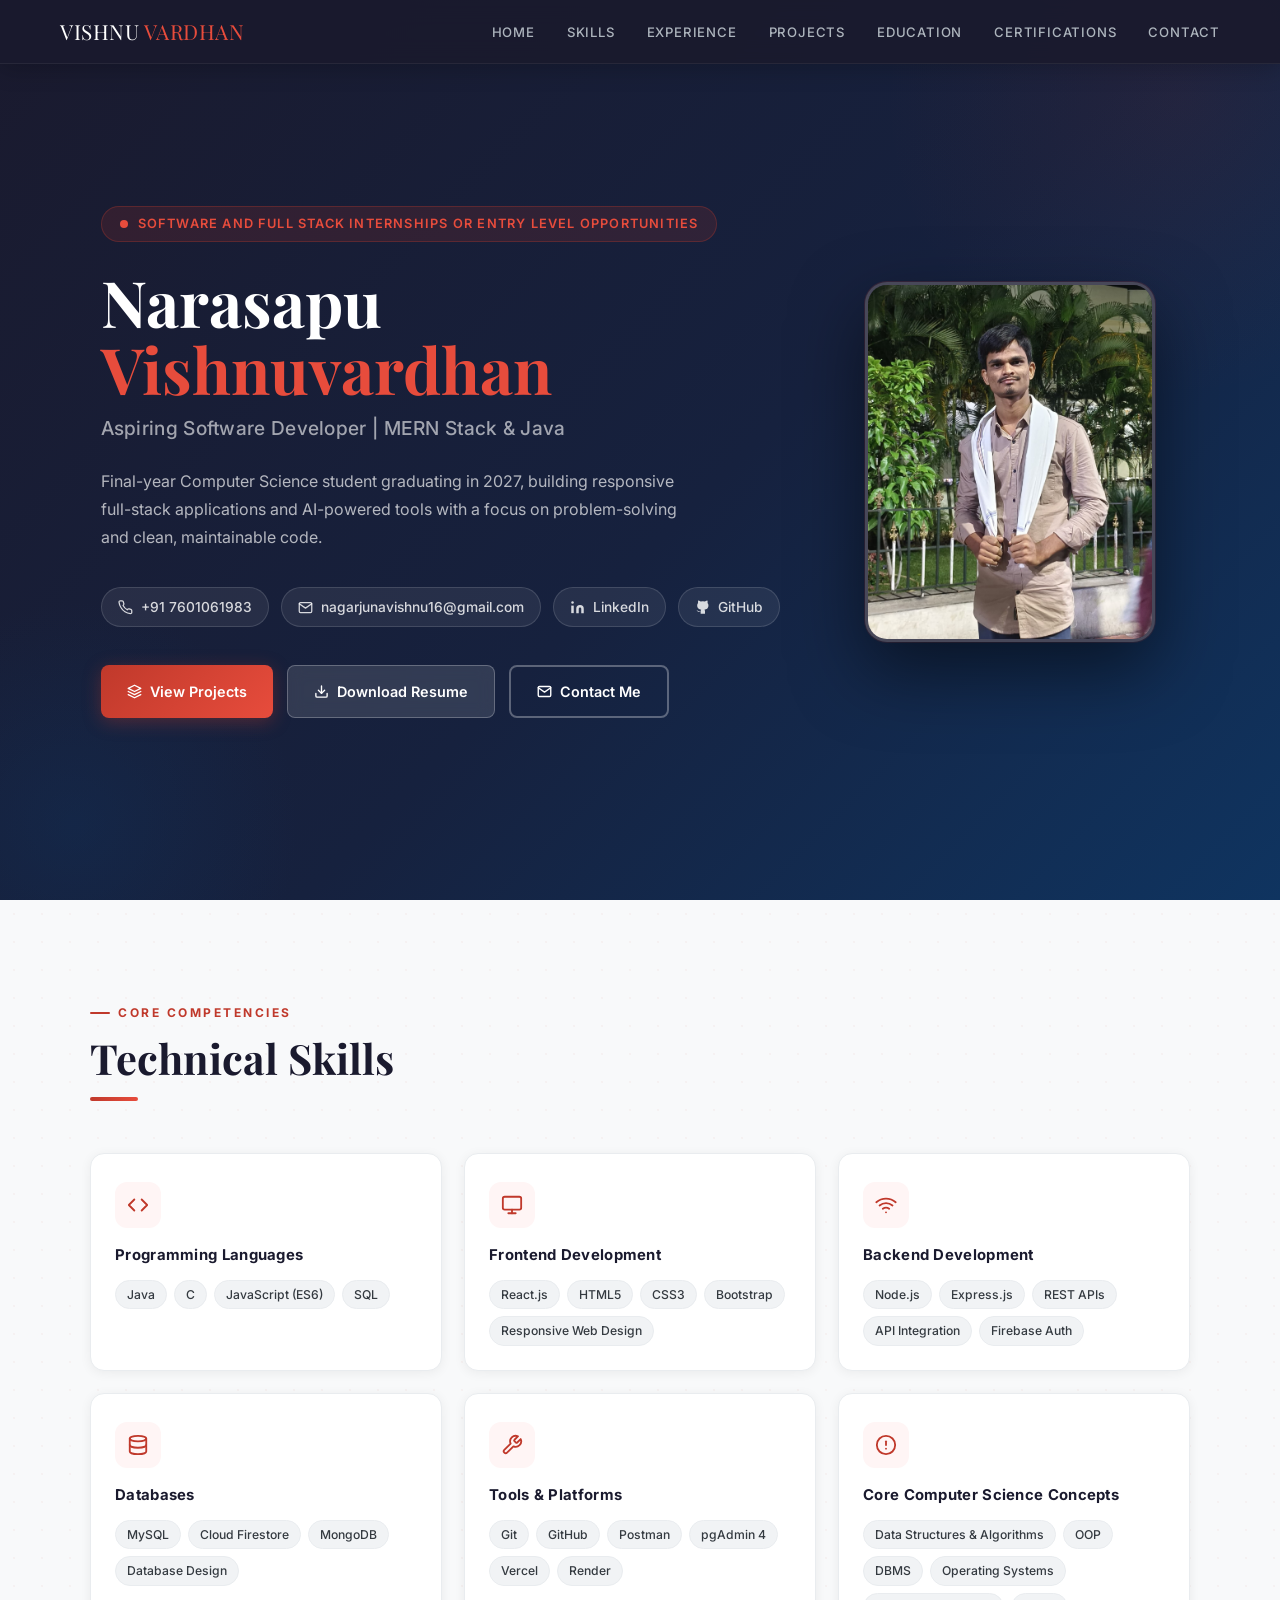
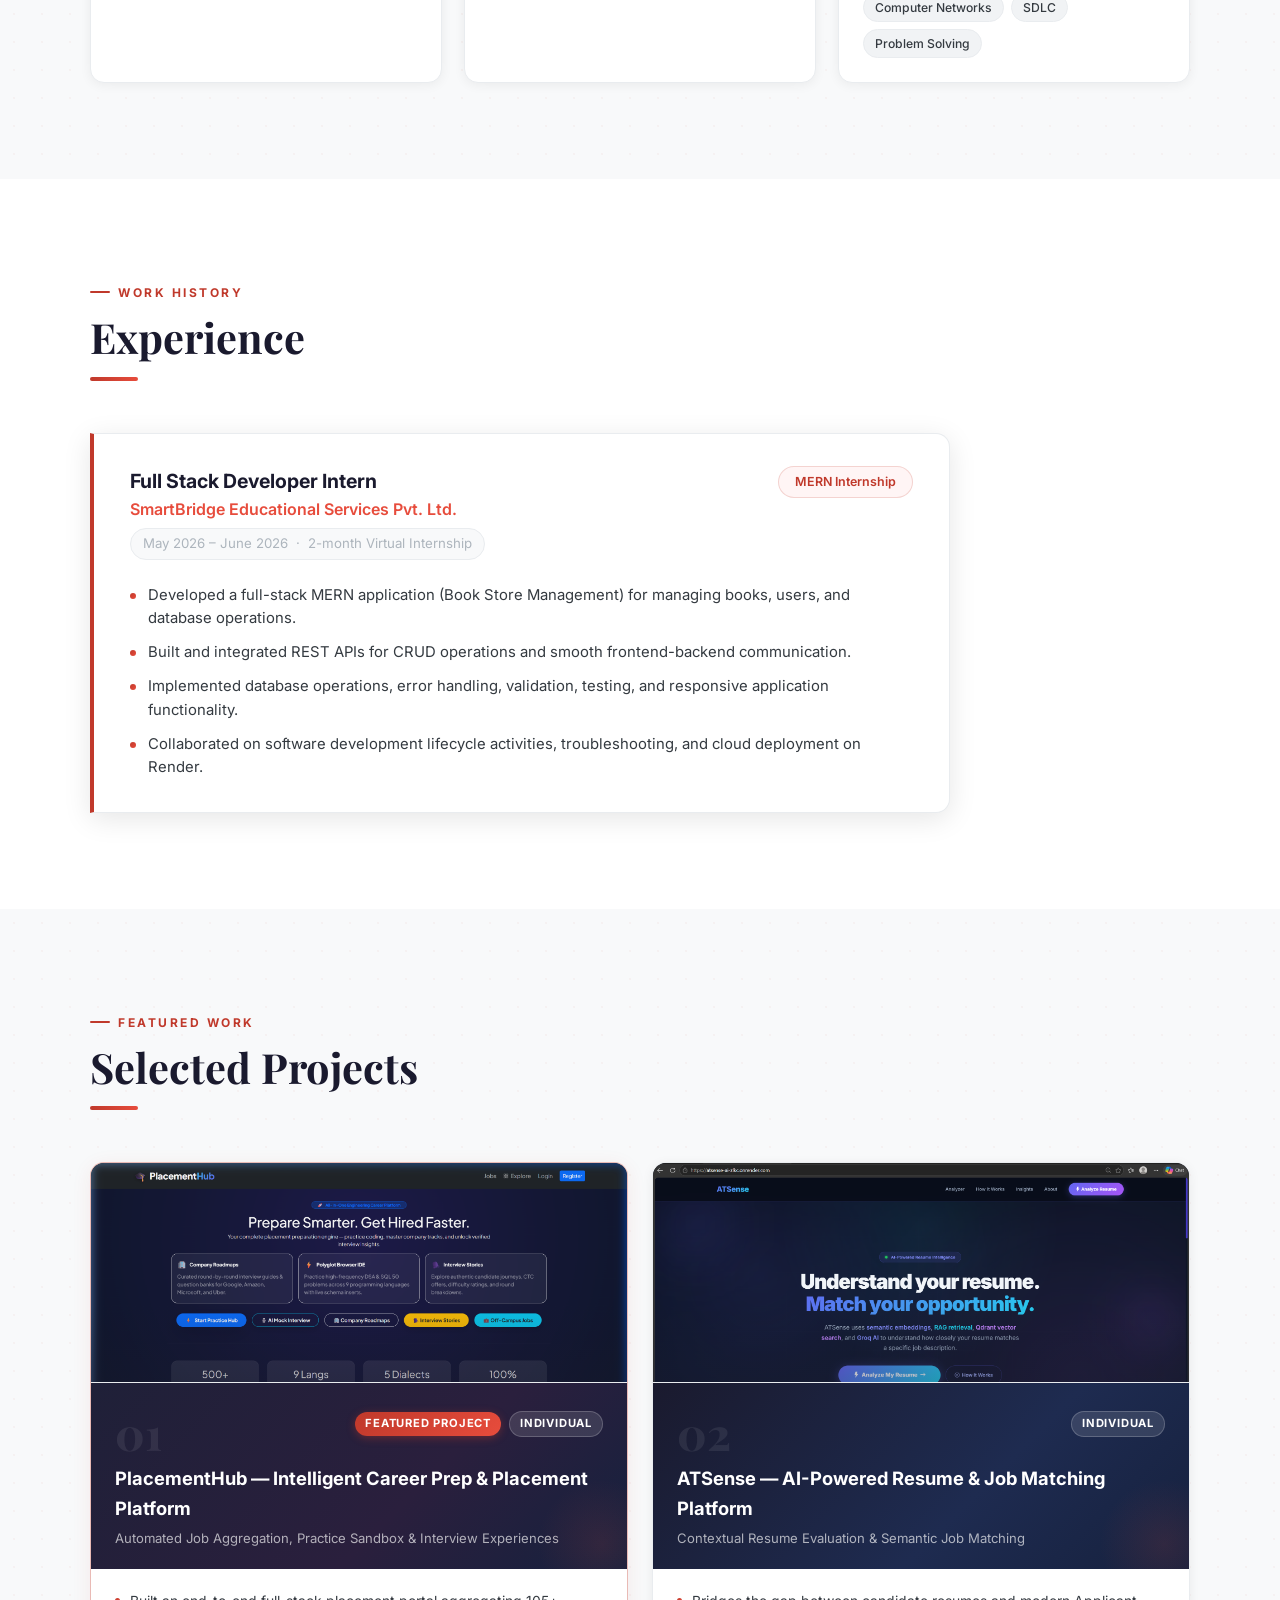
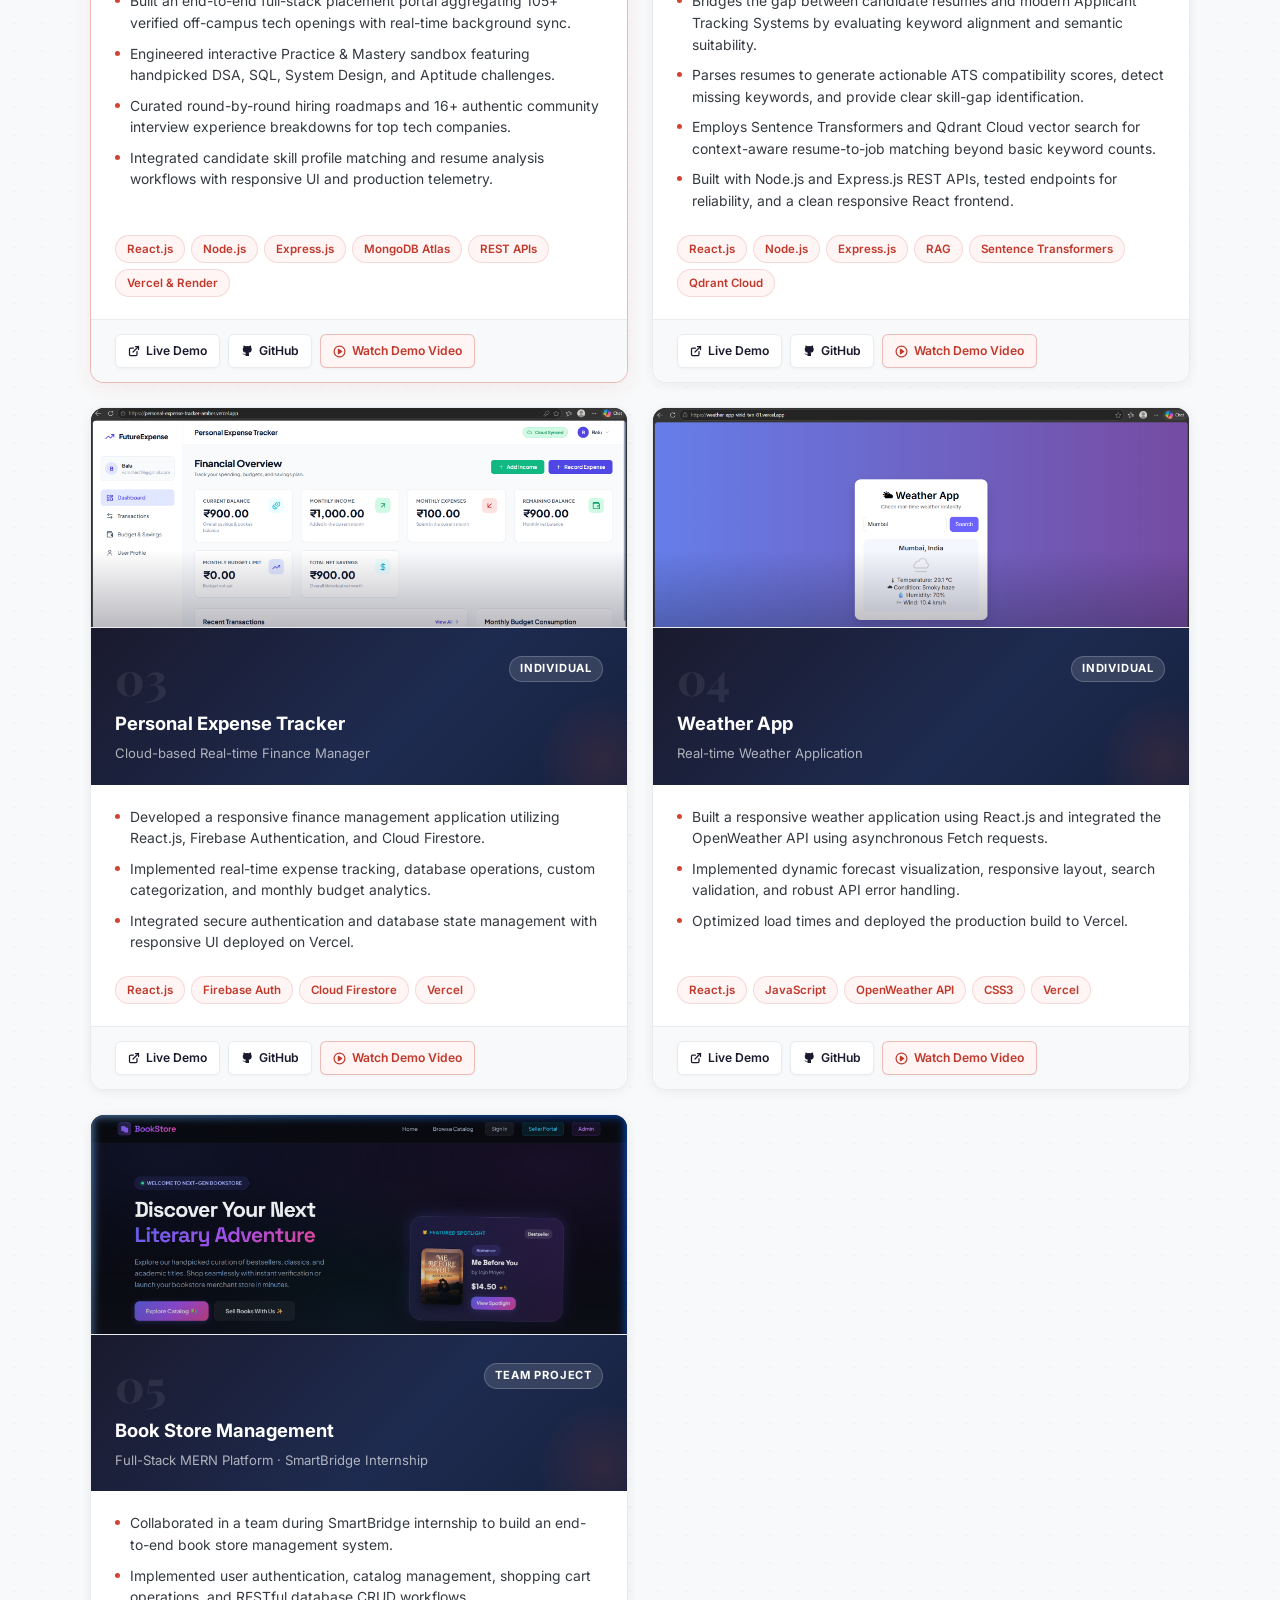
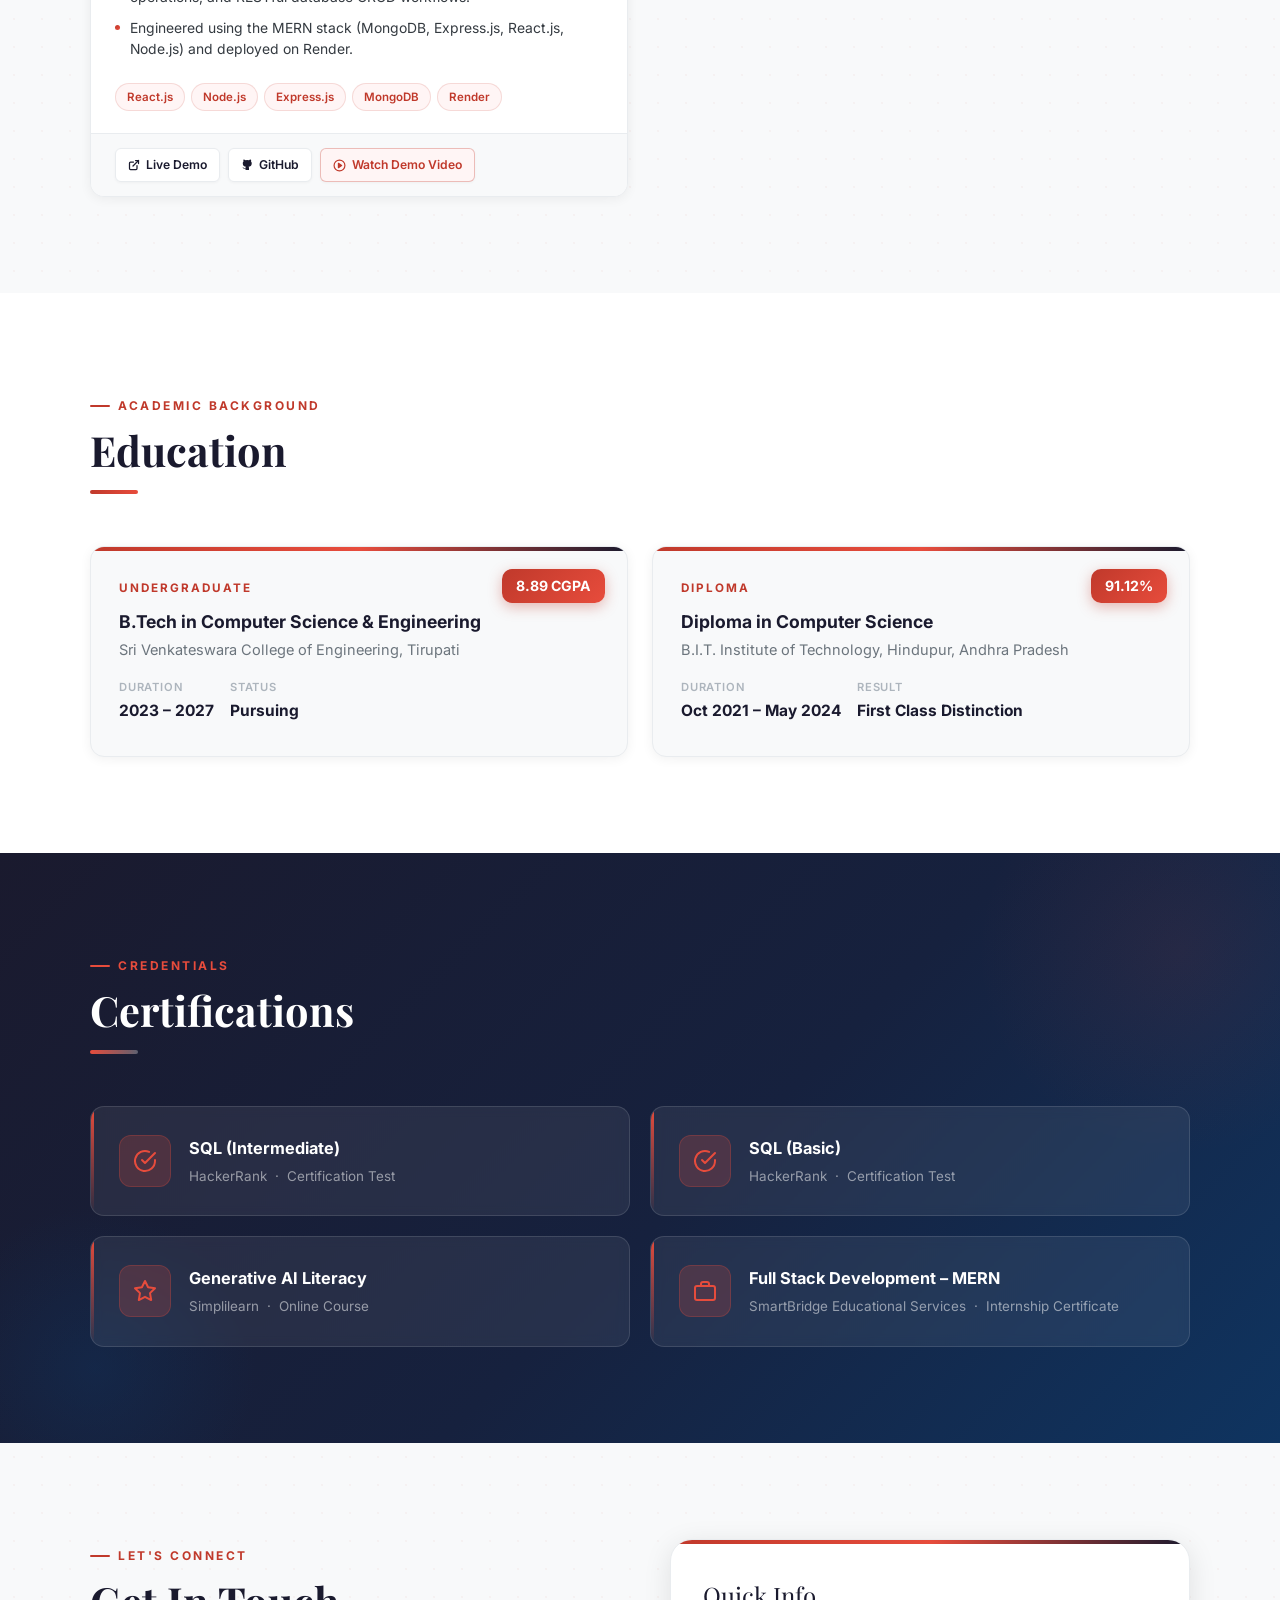
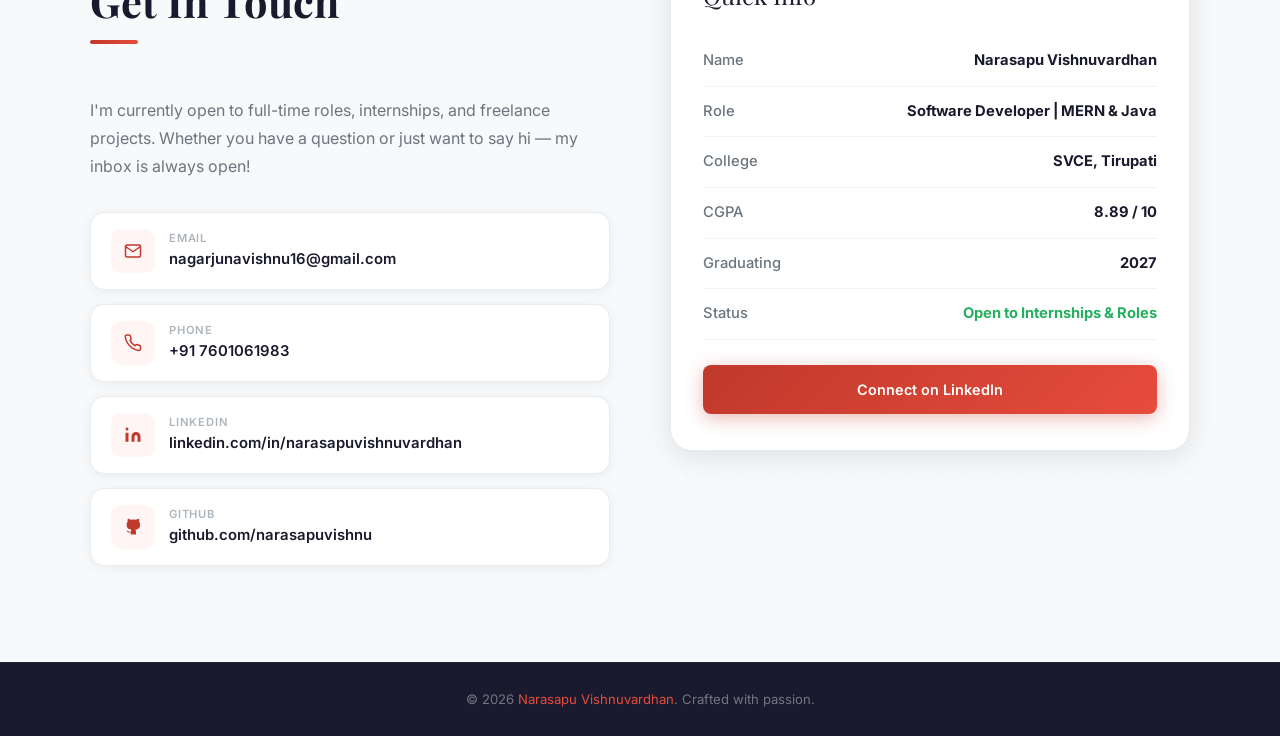
<file: index.html>
<!DOCTYPE html>
<html lang="en">

<head>
  <meta charset="UTF-8">
  <meta name="viewport" content="width=device-width, initial-scale=1.0">
  <title>Narasapu Vishnuvardhan – Software Developer</title>
  <meta name="description"
    content="Portfolio of Narasapu Vishnuvardhan – Software Developer skilled in Java, React, Node.js, Express.js, and full-stack web development.">
  <link rel="preconnect" href="https://fonts.googleapis.com">
  <link rel="preconnect" href="https://fonts.gstatic.com" crossorigin>
  <link rel="stylesheet" href="style.css">
</head>

<body>

  <!-- ===== NAV ===== -->
  <nav id="navbar">
    <div class="nav-brand">VISHNU<span> VARDHAN</span></div>
    <ul class="nav-links">
      <li><a href="#hero">Home</a></li>
      <li><a href="#skills">Skills</a></li>
      <li><a href="#experience">Experience</a></li>
      <li><a href="#projects">Projects</a></li>
      <li><a href="#education">Education</a></li>
      <li><a href="#certifications">Certifications</a></li>
      <li><a href="#contact">Contact</a></li>
    </ul>
  </nav>

  <!-- ===== HERO ===== -->
  <section id="hero">
    <div class="hero-inner section-inner">
      <div class="hero-text">
        <div class="hero-eyebrow">
          <span></span>
          <p>Software and Full Stack Internships or Entry Level Opportunities</p>
        </div>
        <h1 class="hero-name">Narasapu<br><span>Vishnuvardhan</span></h1>
        <p class="hero-role">Aspiring Software Developer | MERN Stack &amp; Java</p>
        <p class="hero-desc">
          Final-year Computer Science student graduating in 2027, building responsive full-stack applications and AI-powered tools with a focus on problem-solving and clean, maintainable code.
        </p>

        <div class="hero-contacts">
          <a href="tel:+917601061983" class="contact-chip" id="hero-phone">
            <svg width="15" height="15" viewBox="0 0 24 24" fill="none" stroke="currentColor" stroke-width="2"
              stroke-linecap="round" stroke-linejoin="round">
              <path
                d="M22 16.92v3a2 2 0 0 1-2.18 2 19.79 19.79 0 0 1-8.63-3.07A19.5 19.5 0 0 1 4.69 12 19.79 19.79 0 0 1 1.62 3.38 2 2 0 0 1 3.6 1.21h3a2 2 0 0 1 2 1.72 12.84 12.84 0 0 0 .7 2.81 2 2 0 0 1-.45 2.11L8.09 8.91a16 16 0 0 0 6.72 6.72l.85-.86a2 2 0 0 1 2.11-.45 12.84 12.84 0 0 0 2.81.7A2 2 0 0 1 22 16.92z" />
            </svg>
            +91 7601061983
          </a>
          <a href="mailto:nagarjunavishnu16@gmail.com" class="contact-chip" id="hero-email">
            <svg width="15" height="15" viewBox="0 0 24 24" fill="none" stroke="currentColor" stroke-width="2"
              stroke-linecap="round" stroke-linejoin="round">
              <path d="M4 4h16c1.1 0 2 .9 2 2v12c0 1.1-.9 2-2 2H4c-1.1 0-2-.9-2-2V6c0-1.1.9-2 2-2z" />
              <polyline points="22,6 12,13 2,6" />
            </svg>
            nagarjunavishnu16@gmail.com
          </a>
          <a href="https://www.linkedin.com/in/narasapuvishnuvardhan" target="_blank" rel="noopener"
            class="contact-chip" id="hero-linkedin">
            <svg width="15" height="15" viewBox="0 0 24 24" fill="currentColor">
              <path d="M16 8a6 6 0 0 1 6 6v7h-4v-7a2 2 0 0 0-2-2 2 2 0 0 0-2 2v7h-4v-7a6 6 0 0 1 6-6z" />
              <rect x="2" y="9" width="4" height="12" />
              <circle cx="4" cy="4" r="2" />
            </svg>
            LinkedIn
          </a>
          <a href="https://github.com/narasapuvishnu" target="_blank" rel="noopener" class="contact-chip"
            id="hero-github">
            <svg width="15" height="15" viewBox="0 0 24 24" fill="currentColor">
              <path
                d="M9 19c-5 1.5-5-2.5-7-3m14 6v-3.87a3.37 3.37 0 0 0-.94-2.61c3.14-.35 6.44-1.54 6.44-7A5.44 5.44 0 0 0 20 4.77 5.07 5.07 0 0 0 19.91 1S18.73.65 16 2.48a13.38 13.38 0 0 0-7 0C6.27.65 5.09 1 5.09 1A5.07 5.07 0 0 0 5 4.77a5.44 5.44 0 0 0-1.5 3.78c0 5.42 3.3 6.61 6.44 7A3.37 3.37 0 0 0 9 18.13V22" />
            </svg>
            GitHub
          </a>
        </div>

        <div class="hero-btns">
          <a href="#projects" class="btn-primary" id="hero-view-projects">
            <svg width="15" height="15" viewBox="0 0 24 24" fill="none" stroke="currentColor" stroke-width="2.2" stroke-linecap="round" stroke-linejoin="round"><polygon points="12 2 2 7 12 12 22 7 12 2"/><polyline points="2 17 12 22 22 17"/><polyline points="2 12 12 17 22 12"/></svg>
            View Projects
          </a>
          <a href="Resume/VISHNUVARDHAN.pdf" download="VISHNUVARDHAN.pdf" class="btn-secondary" id="hero-resume-btn" target="_blank">
            <svg width="15" height="15" viewBox="0 0 24 24" fill="none" stroke="currentColor" stroke-width="2.2" stroke-linecap="round" stroke-linejoin="round"><path d="M21 15v4a2 2 0 0 1-2 2H5a2 2 0 0 1-2-2v-4"/><polyline points="7 10 12 15 17 10"/><line x1="12" y1="15" x2="12" y2="3"/></svg>
            Download Resume
          </a>
          <a href="#contact" class="btn-outline" id="hero-contact-btn">
            <svg width="15" height="15" viewBox="0 0 24 24" fill="none" stroke="currentColor" stroke-width="2.2" stroke-linecap="round" stroke-linejoin="round"><path d="M4 4h16c1.1 0 2 .9 2 2v12c0 1.1-.9 2-2 2H4c-1.1 0-2-.9-2-2V6c0-1.1.9-2 2-2z"/><polyline points="22,6 12,13 2,6"/></svg>
            Contact Me
          </a>
        </div>
      </div>

      <div class="hero-photo-wrap">
        <div class="hero-photo-frame">
          <img src="Profile_img/Profile.jpg" alt="Narasapu Vishnuvardhan – Software Developer">
        </div>
      </div>
    </div>
  </section>

  <!-- ===== SKILLS ===== -->
  <section id="skills">
    <div class="section-inner">
      <span class="section-label">Core Competencies</span>
      <h2 class="section-title">Technical Skills</h2>
      <div class="section-divider"></div>

      <div class="skills-grid">

        <div class="skill-card" id="skill-languages">
          <div class="skill-card-icon">
            <svg width="22" height="22" viewBox="0 0 24 24" fill="none" stroke="currentColor" stroke-width="2"
              stroke-linecap="round" stroke-linejoin="round">
              <polyline points="16 18 22 12 16 6" />
              <polyline points="8 6 2 12 8 18" />
            </svg>
          </div>
          <div class="skill-card-title">Programming Languages</div>
          <div class="skill-tags">
            <span class="skill-tag">Java</span>
            <span class="skill-tag">C</span>
            <span class="skill-tag">JavaScript (ES6)</span>
            <span class="skill-tag">SQL</span>
          </div>
        </div>

        <div class="skill-card" id="skill-frontend">
          <div class="skill-card-icon">
            <svg width="22" height="22" viewBox="0 0 24 24" fill="none" stroke="currentColor" stroke-width="2"
              stroke-linecap="round" stroke-linejoin="round">
              <rect x="2" y="3" width="20" height="14" rx="2" />
              <line x1="8" y1="21" x2="16" y2="21" />
              <line x1="12" y1="17" x2="12" y2="21" />
            </svg>
          </div>
          <div class="skill-card-title">Frontend Development</div>
          <div class="skill-tags">
            <span class="skill-tag">React.js</span>
            <span class="skill-tag">HTML5</span>
            <span class="skill-tag">CSS3</span>
            <span class="skill-tag">Bootstrap</span>
            <span class="skill-tag">Responsive Web Design</span>
          </div>
        </div>

        <div class="skill-card" id="skill-backend">
          <div class="skill-card-icon">
            <svg width="22" height="22" viewBox="0 0 24 24" fill="none" stroke="currentColor" stroke-width="2"
              stroke-linecap="round" stroke-linejoin="round">
              <path d="M5 12.55a11 11 0 0 1 14.08 0" />
              <path d="M1.42 9a16 16 0 0 1 21.16 0" />
              <path d="M8.53 16.11a6 6 0 0 1 6.95 0" />
              <line x1="12" y1="20" x2="12.01" y2="20" />
            </svg>
          </div>
          <div class="skill-card-title">Backend Development</div>
          <div class="skill-tags">
            <span class="skill-tag">Node.js</span>
            <span class="skill-tag">Express.js</span>
            <span class="skill-tag">REST APIs</span>
            <span class="skill-tag">API Integration</span>
            <span class="skill-tag">Firebase Auth</span>
          </div>
        </div>

        <div class="skill-card" id="skill-databases">
          <div class="skill-card-icon">
            <svg width="22" height="22" viewBox="0 0 24 24" fill="none" stroke="currentColor" stroke-width="2"
              stroke-linecap="round" stroke-linejoin="round">
              <ellipse cx="12" cy="5" rx="9" ry="3" />
              <path d="M21 12c0 1.66-4 3-9 3s-9-1.34-9-3" />
              <path d="M3 5v14c0 1.66 4 3 9 3s9-1.34 9-3V5" />
            </svg>
          </div>
          <div class="skill-card-title">Databases</div>
          <div class="skill-tags">
            <span class="skill-tag">MySQL</span>
            <span class="skill-tag">Cloud Firestore</span>
            <span class="skill-tag">MongoDB</span>
            <span class="skill-tag">Database Design</span>
          </div>
        </div>

        <div class="skill-card" id="skill-tools">
          <div class="skill-card-icon">
            <svg width="22" height="22" viewBox="0 0 24 24" fill="none" stroke="currentColor" stroke-width="2"
              stroke-linecap="round" stroke-linejoin="round">
              <path
                d="M14.7 6.3a1 1 0 0 0 0 1.4l1.6 1.6a1 1 0 0 0 1.4 0l3.77-3.77a6 6 0 0 1-7.94 7.94l-6.91 6.91a2.12 2.12 0 0 1-3-3l6.91-6.91a6 6 0 0 1 7.94-7.94l-3.76 3.76z" />
            </svg>
          </div>
          <div class="skill-card-title">Tools &amp; Platforms</div>
          <div class="skill-tags">
            <span class="skill-tag">Git</span>
            <span class="skill-tag">GitHub</span>
            <span class="skill-tag">Postman</span>
            <span class="skill-tag">pgAdmin 4</span>
            <span class="skill-tag">Vercel</span>
            <span class="skill-tag">Render</span>
          </div>
        </div>

        <div class="skill-card" id="skill-core">
          <div class="skill-card-icon">
            <svg width="22" height="22" viewBox="0 0 24 24" fill="none" stroke="currentColor" stroke-width="2"
              stroke-linecap="round" stroke-linejoin="round">
              <circle cx="12" cy="12" r="10" />
              <line x1="12" y1="8" x2="12" y2="12" />
              <line x1="12" y1="16" x2="12.01" y2="16" />
            </svg>
          </div>
          <div class="skill-card-title">Core Computer Science Concepts</div>
          <div class="skill-tags">
            <span class="skill-tag">Data Structures &amp; Algorithms</span>
            <span class="skill-tag">OOP</span>
            <span class="skill-tag">DBMS</span>
            <span class="skill-tag">Operating Systems</span>
            <span class="skill-tag">Computer Networks</span>
            <span class="skill-tag">SDLC</span>
            <span class="skill-tag">Problem Solving</span>
          </div>
        </div>

      </div>
    </div>
  </section>

  <!-- ===== EXPERIENCE ===== -->
  <section id="experience">
    <div class="section-inner">
      <span class="section-label">Work History</span>
      <h2 class="section-title">Experience</h2>
      <div class="section-divider"></div>

      <div class="experience-card" id="exp-smartbridge">
        <div class="exp-header">
          <div>
            <div class="exp-title">Full Stack Developer Intern</div>
            <div class="exp-company">SmartBridge Educational Services Pvt. Ltd.</div>
            <div class="exp-date">May 2026 – June 2026 &nbsp;·&nbsp; 2-month Virtual Internship</div>
          </div>
          <span class="exp-badge">MERN Internship</span>
        </div>
        <ul class="exp-bullets">
          <li>Developed a full-stack MERN application (Book Store Management) for managing books, users, and database operations.</li>
          <li>Built and integrated REST APIs for CRUD operations and smooth frontend-backend communication.</li>
          <li>Implemented database operations, error handling, validation, testing, and responsive application functionality.</li>
          <li>Collaborated on software development lifecycle activities, troubleshooting, and cloud deployment on Render.</li>
        </ul>
      </div>
    </div>
  </section>

  <!-- ===== PROJECTS ===== -->
  <section id="projects">
    <div class="section-inner">
      <span class="section-label">Featured Work</span>
      <h2 class="section-title">Selected Projects</h2>
      <div class="section-divider"></div>

      <div class="projects-grid">

        <!-- PlacementHub — Intelligent Career Preparation & Off-Campus Placement Platform -->
        <div class="project-card project-featured" id="project-placementhub">
          <div class="project-image-wrap">
            <img src="Project_images/PlacementHub.png" alt="PlacementHub Intelligent Career Preparation and Off-Campus Placement Platform Screenshot" loading="lazy">
          </div>
          <div class="project-card-top">
            <div class="project-header-row">
              <div class="project-number">01</div>
              <div class="project-meta-badges">
                <span class="project-featured-badge">Featured Project</span>
                <span class="project-type-badge">Individual</span>
              </div>
            </div>
            <div class="project-name">PlacementHub — Intelligent Career Prep &amp; Placement Platform</div>
            <div class="project-sub">Automated Job Aggregation, Practice Sandbox &amp; Interview Experiences</div>
          </div>
          <div class="project-body">
            <ul class="project-bullets">
              <li>Built an end-to-end full-stack placement portal aggregating 105+ verified off-campus tech openings with real-time background sync.</li>
              <li>Engineered interactive Practice &amp; Mastery sandbox featuring handpicked DSA, SQL, System Design, and Aptitude challenges.</li>
              <li>Curated round-by-round hiring roadmaps and 16+ authentic community interview experience breakdowns for top tech companies.</li>
              <li>Integrated candidate skill profile matching and resume analysis workflows with responsive UI and production telemetry.</li>
            </ul>
          </div>
          <div class="project-tech">
            <span class="tech-tag">React.js</span>
            <span class="tech-tag">Node.js</span>
            <span class="tech-tag">Express.js</span>
            <span class="tech-tag">MongoDB Atlas</span>
            <span class="tech-tag">REST APIs</span>
            <span class="tech-tag">Vercel &amp; Render</span>
          </div>
          <div class="project-links">
            <a href="https://frontend-three-peach-0d3flpw6ua.vercel.app/" target="_blank" rel="noopener"
              class="project-link-btn" id="placementhub-live">
              <svg width="12" height="12" viewBox="0 0 24 24" fill="none" stroke="currentColor" stroke-width="2.5"
                stroke-linecap="round" stroke-linejoin="round">
                <path d="M18 13v6a2 2 0 0 1-2 2H5a2 2 0 0 1-2-2V8a2 2 0 0 1 2-2h6" />
                <polyline points="15 3 21 3 21 9" />
                <line x1="10" y1="14" x2="21" y2="3" />
              </svg>
              Live Demo
            </a>
            <a href="https://github.com/narasapuvishnu/Placement_Hub" target="_blank" rel="noopener"
              class="project-link-btn" id="placementhub-github">
              <svg width="12" height="12" viewBox="0 0 24 24" fill="currentColor">
                <path
                  d="M9 19c-5 1.5-5-2.5-7-3m14 6v-3.87a3.37 3.37 0 0 0-.94-2.61c3.14-.35 6.44-1.54 6.44-7A5.44 5.44 0 0 0 20 4.77 5.07 5.07 0 0 0 19.91 1S18.73.65 16 2.48a13.38 13.38 0 0 0-7 0C6.27.65 5.09 1 5.09 1A5.07 5.07 0 0 0 5 4.77a5.44 5.44 0 0 0-1.5 3.78c0 5.42 3.3 6.61 6.44 7A3.37 3.37 0 0 0 9 18.13V22" />
              </svg>
              GitHub
            </a>
            <a href="https://drive.google.com/file/d/1TKmoPGgRCYV22vX7Uy4N_Z8B_1dftX6Y/view?usp=drive_link" target="_blank" rel="noopener"
              class="project-link-btn btn-video" id="placementhub-video">
              <svg width="13" height="13" viewBox="0 0 24 24" fill="none" stroke="currentColor" stroke-width="2.2"
                stroke-linecap="round" stroke-linejoin="round">
                <circle cx="12" cy="12" r="10" />
                <polygon points="10 8 16 12 10 16 10 8" fill="currentColor" />
              </svg>
              Watch Demo Video
            </a>
          </div>
        </div>

        <!-- ATSense — AI-Powered Resume & Job Matching Platform -->
        <div class="project-card" id="project-atsense">
          <div class="project-image-wrap">
            <img src="Project_images/Atsense.png" alt="ATSense AI-Powered Resume and Job Matching Platform Screenshot" loading="lazy">
          </div>
          <div class="project-card-top">
            <div class="project-header-row">
              <div class="project-number">02</div>
              <div class="project-meta-badges">
                <span class="project-type-badge">Individual</span>
              </div>
            </div>
            <div class="project-name">ATSense — AI-Powered Resume &amp; Job Matching Platform</div>
            <div class="project-sub">Contextual Resume Evaluation &amp; Semantic Job Matching</div>
          </div>
          <div class="project-body">
            <ul class="project-bullets">
              <li>Bridges the gap between candidate resumes and modern Applicant Tracking Systems by evaluating keyword alignment and semantic suitability.</li>
              <li>Parses resumes to generate actionable ATS compatibility scores, detect missing keywords, and provide clear skill-gap identification.</li>
              <li>Employs Sentence Transformers and Qdrant Cloud vector search for context-aware resume-to-job matching beyond basic keyword counts.</li>
              <li>Built with Node.js and Express.js REST APIs, tested endpoints for reliability, and a clean responsive React frontend.</li>
            </ul>
          </div>
          <div class="project-tech">
            <span class="tech-tag">React.js</span>
            <span class="tech-tag">Node.js</span>
            <span class="tech-tag">Express.js</span>
            <span class="tech-tag">RAG</span>
            <span class="tech-tag">Sentence Transformers</span>
            <span class="tech-tag">Qdrant Cloud</span>
          </div>
          <div class="project-links">
            <a href="https://atsense-ai-zlkc.onrender.com/" target="_blank" rel="noopener"
              class="project-link-btn" id="atsense-live">
              <svg width="12" height="12" viewBox="0 0 24 24" fill="none" stroke="currentColor" stroke-width="2.5"
                stroke-linecap="round" stroke-linejoin="round">
                <path d="M18 13v6a2 2 0 0 1-2 2H5a2 2 0 0 1-2-2V8a2 2 0 0 1 2-2h6" />
                <polyline points="15 3 21 3 21 9" />
                <line x1="10" y1="14" x2="21" y2="3" />
              </svg>
              Live Demo
            </a>
            <a href="https://github.com/narasapuvishnu/atsense-ai" target="_blank" rel="noopener"
              class="project-link-btn" id="atsense-github">
              <svg width="12" height="12" viewBox="0 0 24 24" fill="currentColor">
                <path
                  d="M9 19c-5 1.5-5-2.5-7-3m14 6v-3.87a3.37 3.37 0 0 0-.94-2.61c3.14-.35 6.44-1.54 6.44-7A5.44 5.44 0 0 0 20 4.77 5.07 5.07 0 0 0 19.91 1S18.73.65 16 2.48a13.38 13.38 0 0 0-7 0C6.27.65 5.09 1 5.09 1A5.07 5.07 0 0 0 5 4.77a5.44 5.44 0 0 0-1.5 3.78c0 5.42 3.3 6.61 6.44 7A3.37 3.37 0 0 0 9 18.13V22" />
              </svg>
              GitHub
            </a>
            <a href="https://drive.google.com/file/d/1gM4JbwYvq3iQCa-uj3TqAAAPOxRwSJTM/view?usp=sharing" target="_blank" rel="noopener"
              class="project-link-btn btn-video" id="atsense-video">
              <svg width="13" height="13" viewBox="0 0 24 24" fill="none" stroke="currentColor" stroke-width="2.2"
                stroke-linecap="round" stroke-linejoin="round">
                <circle cx="12" cy="12" r="10" />
                <polygon points="10 8 16 12 10 16 10 8" fill="currentColor" />
              </svg>
              Watch Demo Video
            </a>
          </div>
        </div>

        <!-- Expense Tracker -->
        <div class="project-card" id="project-expense">
          <div class="project-image-wrap">
            <img src="Project_images/Personal_Expense_Tracker.png" alt="Personal Expense Tracker Screenshot" loading="lazy">
          </div>
          <div class="project-card-top">
            <div class="project-header-row">
              <div class="project-number">03</div>
              <div class="project-meta-badges">
                <span class="project-type-badge">Individual</span>
              </div>
            </div>
            <div class="project-name">Personal Expense Tracker</div>
            <div class="project-sub">Cloud-based Real-time Finance Manager</div>
          </div>
          <div class="project-body">
            <ul class="project-bullets">
              <li>Developed a responsive finance management application utilizing React.js, Firebase Authentication, and Cloud Firestore.</li>
              <li>Implemented real-time expense tracking, database operations, custom categorization, and monthly budget analytics.</li>
              <li>Integrated secure authentication and database state management with responsive UI deployed on Vercel.</li>
            </ul>
          </div>
          <div class="project-tech">
            <span class="tech-tag">React.js</span>
            <span class="tech-tag">Firebase Auth</span>
            <span class="tech-tag">Cloud Firestore</span>
            <span class="tech-tag">Vercel</span>
          </div>
          <div class="project-links">
            <a href="https://personal-expense-tracker-amber.vercel.app" target="_blank" rel="noopener"
              class="project-link-btn" id="expense-live">
              <svg width="12" height="12" viewBox="0 0 24 24" fill="none" stroke="currentColor" stroke-width="2.5"
                stroke-linecap="round" stroke-linejoin="round">
                <path d="M18 13v6a2 2 0 0 1-2 2H5a2 2 0 0 1-2-2V8a2 2 0 0 1 2-2h6" />
                <polyline points="15 3 21 3 21 9" />
                <line x1="10" y1="14" x2="21" y2="3" />
              </svg>
              Live Demo
            </a>
            <a href="https://github.com/narasapuvishnu/Personal-Expense-Tracker.git" target="_blank" rel="noopener"
              class="project-link-btn" id="expense-github">
              <svg width="12" height="12" viewBox="0 0 24 24" fill="currentColor">
                <path
                  d="M9 19c-5 1.5-5-2.5-7-3m14 6v-3.87a3.37 3.37 0 0 0-.94-2.61c3.14-.35 6.44-1.54 6.44-7A5.44 5.44 0 0 0 20 4.77 5.07 5.07 0 0 0 19.91 1S18.73.65 16 2.48a13.38 13.38 0 0 0-7 0C6.27.65 5.09 1 5.09 1A5.07 5.07 0 0 0 5 4.77a5.44 5.44 0 0 0-1.5 3.78c0 5.42 3.3 6.61 6.44 7A3.37 3.37 0 0 0 9 18.13V22" />
              </svg>
              GitHub
            </a>
            <a href="https://drive.google.com/file/d/1FWwhwyDRwki1VRBOak1wNrVJrwC28Ki_/view?usp=sharing" target="_blank" rel="noopener"
              class="project-link-btn btn-video" id="expense-video">
              <svg width="13" height="13" viewBox="0 0 24 24" fill="none" stroke="currentColor" stroke-width="2.2"
                stroke-linecap="round" stroke-linejoin="round">
                <circle cx="12" cy="12" r="10" />
                <polygon points="10 8 16 12 10 16 10 8" fill="currentColor" />
              </svg>
              Watch Demo Video
            </a>
          </div>
        </div>

        <!-- Weather App -->
        <div class="project-card" id="project-weather">
          <div class="project-image-wrap">
            <img src="Project_images/Weather_app.png" alt="Weather App Screenshot" loading="lazy">
          </div>
          <div class="project-card-top">
            <div class="project-header-row">
              <div class="project-number">04</div>
              <div class="project-meta-badges">
                <span class="project-type-badge">Individual</span>
              </div>
            </div>
            <div class="project-name">Weather App</div>
            <div class="project-sub">Real-time Weather Application</div>
          </div>
          <div class="project-body">
            <ul class="project-bullets">
              <li>Built a responsive weather application using React.js and integrated the OpenWeather API using asynchronous Fetch requests.</li>
              <li>Implemented dynamic forecast visualization, responsive layout, search validation, and robust API error handling.</li>
              <li>Optimized load times and deployed the production build to Vercel.</li>
            </ul>
          </div>
          <div class="project-tech">
            <span class="tech-tag">React.js</span>
            <span class="tech-tag">JavaScript</span>
            <span class="tech-tag">OpenWeather API</span>
            <span class="tech-tag">CSS3</span>
            <span class="tech-tag">Vercel</span>
          </div>
          <div class="project-links">
            <a href="https://weather-app-virid-ten-81.vercel.app/" target="_blank" rel="noopener"
              class="project-link-btn" id="weather-live">
              <svg width="12" height="12" viewBox="0 0 24 24" fill="none" stroke="currentColor" stroke-width="2.5"
                stroke-linecap="round" stroke-linejoin="round">
                <path d="M18 13v6a2 2 0 0 1-2 2H5a2 2 0 0 1-2-2V8a2 2 0 0 1 2-2h6" />
                <polyline points="15 3 21 3 21 9" />
                <line x1="10" y1="14" x2="21" y2="3" />
              </svg>
              Live Demo
            </a>
            <a href="https://github.com/narasapuvishnu/Weather-app.git" target="_blank" rel="noopener"
              class="project-link-btn" id="weather-github">
              <svg width="12" height="12" viewBox="0 0 24 24" fill="currentColor">
                <path
                  d="M9 19c-5 1.5-5-2.5-7-3m14 6v-3.87a3.37 3.37 0 0 0-.94-2.61c3.14-.35 6.44-1.54 6.44-7A5.44 5.44 0 0 0 20 4.77 5.07 5.07 0 0 0 19.91 1S18.73.65 16 2.48a13.38 13.38 0 0 0-7 0C6.27.65 5.09 1 5.09 1A5.07 5.07 0 0 0 5 4.77a5.44 5.44 0 0 0-1.5 3.78c0 5.42 3.3 6.61 6.44 7A3.37 3.37 0 0 0 9 18.13V22" />
              </svg>
              GitHub
            </a>
            <a href="https://drive.google.com/file/d/1WIJvR72MmsRa4_OFz25rbbz9x8k9_pV9/view?usp=sharing" target="_blank" rel="noopener"
              class="project-link-btn btn-video" id="weather-video">
              <svg width="13" height="13" viewBox="0 0 24 24" fill="none" stroke="currentColor" stroke-width="2.2"
                stroke-linecap="round" stroke-linejoin="round">
                <circle cx="12" cy="12" r="10" />
                <polygon points="10 8 16 12 10 16 10 8" fill="currentColor" />
              </svg>
              Watch Demo Video
            </a>
          </div>
        </div>

        <!-- Book Store Management -->
        <div class="project-card" id="project-bookstore">
          <div class="project-image-wrap">
            <img src="Project_images/Book_Store_Mgnt.png" alt="Book Store Management System Screenshot" loading="lazy">
          </div>
          <div class="project-card-top">
            <div class="project-header-row">
              <div class="project-number">05</div>
              <div class="project-meta-badges">
                <span class="project-type-badge">Team Project</span>
              </div>
            </div>
            <div class="project-name">Book Store Management</div>
            <div class="project-sub">Full-Stack MERN Platform · SmartBridge Internship</div>
          </div>
          <div class="project-body">
            <ul class="project-bullets">
              <li>Collaborated in a team during SmartBridge internship to build an end-to-end book store management system.</li>
              <li>Implemented user authentication, catalog management, shopping cart operations, and RESTful database CRUD workflows.</li>
              <li>Engineered using the MERN stack (MongoDB, Express.js, React.js, Node.js) and deployed on Render.</li>
            </ul>
          </div>
          <div class="project-tech">
            <span class="tech-tag">React.js</span>
            <span class="tech-tag">Node.js</span>
            <span class="tech-tag">Express.js</span>
            <span class="tech-tag">MongoDB</span>
            <span class="tech-tag">Render</span>
          </div>
          <div class="project-links">
            <a href="https://book-store-management-o2k9.onrender.com/" target="_blank" rel="noopener"
              class="project-link-btn" id="bookstore-live">
              <svg width="12" height="12" viewBox="0 0 24 24" fill="none" stroke="currentColor" stroke-width="2.5"
                stroke-linecap="round" stroke-linejoin="round">
                <path d="M18 13v6a2 2 0 0 1-2 2H5a2 2 0 0 1-2-2V8a2 2 0 0 1 2-2h6" />
                <polyline points="15 3 21 3 21 9" />
                <line x1="10" y1="14" x2="21" y2="3" />
              </svg>
              Live Demo
            </a>
            <a href="https://github.com/narasapuvishnu/Book_Store_Management.git" target="_blank" rel="noopener"
              class="project-link-btn" id="bookstore-github">
              <svg width="12" height="12" viewBox="0 0 24 24" fill="currentColor">
                <path
                  d="M9 19c-5 1.5-5-2.5-7-3m14 6v-3.87a3.37 3.37 0 0 0-.94-2.61c3.14-.35 6.44-1.54 6.44-7A5.44 5.44 0 0 0 20 4.77 5.07 5.07 0 0 0 19.91 1S18.73.65 16 2.48a13.38 13.38 0 0 0-7 0C6.27.65 5.09 1 5.09 1A5.07 5.07 0 0 0 5 4.77a5.44 5.44 0 0 0-1.5 3.78c0 5.42 3.3 6.61 6.44 7A3.37 3.37 0 0 0 9 18.13V22" />
              </svg>
              GitHub
            </a>
            <a href="https://drive.google.com/file/d/1d4RsK2tnbviG5EFuj3nO09AsRkhmcjuk/view?usp=sharing" target="_blank" rel="noopener"
              class="project-link-btn btn-video" id="bookstore-video">
              <svg width="13" height="13" viewBox="0 0 24 24" fill="none" stroke="currentColor" stroke-width="2.2"
                stroke-linecap="round" stroke-linejoin="round">
                <circle cx="12" cy="12" r="10" />
                <polygon points="10 8 16 12 10 16 10 8" fill="currentColor" />
              </svg>
              Watch Demo Video
            </a>
          </div>
        </div>

      </div>
    </div>
  </section>

  <!-- ===== EDUCATION ===== -->
  <section id="education">
    <div class="section-inner">
      <span class="section-label">Academic Background</span>
      <h2 class="section-title">Education</h2>
      <div class="section-divider"></div>

      <div class="education-grid">

        <div class="edu-card" id="edu-btech">
          <div class="edu-score-highlight">8.89 CGPA</div>
          <div class="edu-type">Undergraduate</div>
          <div class="edu-degree">B.Tech in Computer Science &amp; Engineering</div>
          <div class="edu-institute">Sri Venkateswara College of Engineering, Tirupati</div>
          <div class="edu-meta">
            <div class="edu-meta-item">
              <span class="edu-meta-label">Duration</span>
              <span class="edu-meta-value">2023 – 2027</span>
            </div>
            <div class="edu-meta-item">
              <span class="edu-meta-label">Status</span>
              <span class="edu-meta-value">Pursuing</span>
            </div>
          </div>
        </div>

        <div class="edu-card" id="edu-diploma">
          <div class="edu-score-highlight">91.12%</div>
          <div class="edu-type">Diploma</div>
          <div class="edu-degree">Diploma in Computer Science</div>
          <div class="edu-institute">B.I.T. Institute of Technology, Hindupur, Andhra Pradesh</div>
          <div class="edu-meta">
            <div class="edu-meta-item">
              <span class="edu-meta-label">Duration</span>
              <span class="edu-meta-value">Oct 2021 – May 2024</span>
            </div>
            <div class="edu-meta-item">
              <span class="edu-meta-label">Result</span>
              <span class="edu-meta-value">First Class Distinction</span>
            </div>
          </div>
        </div>

      </div>
    </div>
  </section>

  <!-- ===== CERTIFICATIONS ===== -->
  <section id="certifications">
    <div class="section-inner">
      <span class="section-label">Credentials</span>
      <h2 class="section-title">Certifications</h2>
      <div class="section-divider"></div>

      <div class="certs-grid">

        <div class="cert-card" id="cert-sql-intermediate">
          <div class="cert-icon">
            <svg width="24" height="24" viewBox="0 0 24 24" fill="none" stroke="currentColor" stroke-width="2"
              stroke-linecap="round" stroke-linejoin="round">
              <path d="M22 11.08V12a10 10 0 1 1-5.93-9.14" />
              <polyline points="22 4 12 14.01 9 11.01" />
            </svg>
          </div>
          <div>
            <div class="cert-name">SQL (Intermediate)</div>
            <div class="cert-issuer">HackerRank &nbsp;·&nbsp; Certification Test</div>
          </div>
        </div>

        <div class="cert-card" id="cert-sql-basic">
          <div class="cert-icon">
            <svg width="24" height="24" viewBox="0 0 24 24" fill="none" stroke="currentColor" stroke-width="2"
              stroke-linecap="round" stroke-linejoin="round">
              <path d="M22 11.08V12a10 10 0 1 1-5.93-9.14" />
              <polyline points="22 4 12 14.01 9 11.01" />
            </svg>
          </div>
          <div>
            <div class="cert-name">SQL (Basic)</div>
            <div class="cert-issuer">HackerRank &nbsp;·&nbsp; Certification Test</div>
          </div>
        </div>

        <div class="cert-card" id="cert-genai">
          <div class="cert-icon">
            <svg width="24" height="24" viewBox="0 0 24 24" fill="none" stroke="currentColor" stroke-width="2"
              stroke-linecap="round" stroke-linejoin="round">
              <polygon
                points="12 2 15.09 8.26 22 9.27 17 14.14 18.18 21.02 12 17.77 5.82 21.02 7 14.14 2 9.27 8.91 8.26 12 2" />
            </svg>
          </div>
          <div>
            <div class="cert-name">Generative AI Literacy</div>
            <div class="cert-issuer">Simplilearn &nbsp;·&nbsp; Online Course</div>
          </div>
        </div>

        <div class="cert-card" id="cert-mern">
          <div class="cert-icon">
            <svg width="24" height="24" viewBox="0 0 24 24" fill="none" stroke="currentColor" stroke-width="2"
              stroke-linecap="round" stroke-linejoin="round">
              <rect x="2" y="7" width="20" height="14" rx="2" />
              <path d="M16 7V5a2 2 0 0 0-2-2h-4a2 2 0 0 0-2 2v2" />
            </svg>
          </div>
          <div>
            <div class="cert-name">Full Stack Development – MERN</div>
            <div class="cert-issuer">SmartBridge Educational Services &nbsp;·&nbsp; Internship Certificate</div>
          </div>
        </div>

      </div>
    </div>
  </section>

  <!-- ===== CONTACT ===== -->
  <section id="contact">
    <div class="section-inner">
      <div class="contact-grid">
        <div class="contact-text">
          <span class="section-label">Let's Connect</span>
          <h2 class="section-title">Get In Touch</h2>
          <div class="section-divider"></div>
          <p class="contact-tagline">
            I'm currently open to full-time roles, internships, and freelance projects. Whether you have a question or
            just want to say hi — my inbox is always open!
          </p>

          <div class="contact-items">
            <a href="mailto:nagarjunavishnu16@gmail.com" class="contact-item" id="contact-email-link">
              <div class="contact-item-icon">
                <svg width="18" height="18" viewBox="0 0 24 24" fill="none" stroke="currentColor" stroke-width="2"
                  stroke-linecap="round" stroke-linejoin="round">
                  <path d="M4 4h16c1.1 0 2 .9 2 2v12c0 1.1-.9 2-2 2H4c-1.1 0-2-.9-2-2V6c0-1.1.9-2 2-2z" />
                  <polyline points="22,6 12,13 2,6" />
                </svg>
              </div>
              <div>
                <div class="contact-item-label">Email</div>
                <div class="contact-item-value">nagarjunavishnu16@gmail.com</div>
              </div>
            </a>

            <a href="tel:+917601061983" class="contact-item" id="contact-phone-link">
              <div class="contact-item-icon">
                <svg width="18" height="18" viewBox="0 0 24 24" fill="none" stroke="currentColor" stroke-width="2"
                  stroke-linecap="round" stroke-linejoin="round">
                  <path
                    d="M22 16.92v3a2 2 0 0 1-2.18 2 19.79 19.79 0 0 1-8.63-3.07A19.5 19.5 0 0 1 4.69 12 19.79 19.79 0 0 1 1.62 3.38 2 2 0 0 1 3.6 1.21h3a2 2 0 0 1 2 1.72 12.84 12.84 0 0 0 .7 2.81 2 2 0 0 1-.45 2.11L8.09 8.91a16 16 0 0 0 6.72 6.72l.85-.86a2 2 0 0 1 2.11-.45 12.84 12.84 0 0 0 2.81.7A2 2 0 0 1 22 16.92z" />
                </svg>
              </div>
              <div>
                <div class="contact-item-label">Phone</div>
                <div class="contact-item-value">+91 7601061983</div>
              </div>
            </a>

            <a href="https://www.linkedin.com/in/narasapuvishnuvardhan" target="_blank" rel="noopener"
              class="contact-item" id="contact-linkedin-link">
              <div class="contact-item-icon">
                <svg width="18" height="18" viewBox="0 0 24 24" fill="currentColor">
                  <path d="M16 8a6 6 0 0 1 6 6v7h-4v-7a2 2 0 0 0-2-2 2 2 0 0 0-2 2v7h-4v-7a6 6 0 0 1 6-6z" />
                  <rect x="2" y="9" width="4" height="12" />
                  <circle cx="4" cy="4" r="2" />
                </svg>
              </div>
              <div>
                <div class="contact-item-label">LinkedIn</div>
                <div class="contact-item-value">linkedin.com/in/narasapuvishnuvardhan</div>
              </div>
            </a>

            <a href="https://github.com/narasapuvishnu" target="_blank" rel="noopener" class="contact-item"
              id="contact-github-link">
              <div class="contact-item-icon">
                <svg width="18" height="18" viewBox="0 0 24 24" fill="currentColor">
                  <path
                    d="M9 19c-5 1.5-5-2.5-7-3m14 6v-3.87a3.37 3.37 0 0 0-.94-2.61c3.14-.35 6.44-1.54 6.44-7A5.44 5.44 0 0 0 20 4.77 5.07 5.07 0 0 0 19.91 1S18.73.65 16 2.48a13.38 13.38 0 0 0-7 0C6.27.65 5.09 1 5.09 1A5.07 5.07 0 0 0 5 4.77a5.44 5.44 0 0 0-1.5 3.78c0 5.42 3.3 6.61 6.44 7A3.37 3.37 0 0 0 9 18.13V22" />
                </svg>
              </div>
              <div>
                <div class="contact-item-label">GitHub</div>
                <div class="contact-item-value">github.com/narasapuvishnu</div>
              </div>
            </a>
          </div>
        </div>

        <div class="contact-panel">
          <div class="contact-panel-title">Quick Info</div>
          <div class="contact-panel-row">
            <span>Name</span>
            <span>Narasapu Vishnuvardhan</span>
          </div>
          <div class="contact-panel-row">
            <span>Role</span>
            <span>Software Developer | MERN &amp; Java</span>
          </div>
          <div class="contact-panel-row">
            <span>College</span>
            <span>SVCE, Tirupati</span>
          </div>
          <div class="contact-panel-row">
            <span>CGPA</span>
            <span>8.89 / 10</span>
          </div>
          <div class="contact-panel-row">
            <span>Graduating</span>
            <span>2027</span>
          </div>
          <div class="contact-panel-row">
            <span>Status</span>
            <span style="color:#27ae60;font-weight:700;">Open to Internships &amp; Roles</span>
          </div>
          <br>
          <a href="https://www.linkedin.com/in/narasapuvishnuvardhan" target="_blank" rel="noopener" class="btn-primary"
            id="contact-linkedin-btn" style="display:block;text-align:center;">
            Connect on LinkedIn
          </a>
        </div>
      </div>
    </div>
  </section>

  <!-- ===== FOOTER ===== -->
  <footer>
    <p>© 2026 <span>Narasapu Vishnuvardhan</span>. Crafted with passion.</p>
  </footer>

</body>

</html>
</file>
<file: style.css>
/* ============================================================
   DIGITAL PROFILE – NARASAPU VISHNUVARDHAN
   Design: Premium, Modern, Polished
   ============================================================ */

/* ---------- Google Fonts ---------- */
@import url('https://fonts.googleapis.com/css2?family=Inter:wght@300;400;500;600;700;800&family=Playfair+Display:ital,wght@0,700;0,800;1,700&display=swap');

/* ---------- CSS Variables ---------- */
:root {
  --primary:   #1a1a2e;
  --accent:    #c0392b;
  --accent2:   #e74c3c;
  --soft-red:  #fff5f5;
  --white:     #ffffff;
  --gray-50:   #f8f9fa;
  --gray-100:  #f1f3f5;
  --gray-200:  #e9ecef;
  --gray-300:  #dee2e6;
  --gray-400:  #adb5bd;
  --gray-600:  #6c757d;
  --gray-800:  #343a40;
  --text:      #1a1a2e;
  --heading-font: 'Playfair Display', Georgia, serif;
  --body-font:    'Inter', sans-serif;
  --radius:    14px;
  --radius-lg: 22px;
  --shadow-sm: 0 2px 12px rgba(0,0,0,0.06);
  --shadow-md: 0 6px 28px rgba(0,0,0,0.10);
  --shadow-lg: 0 12px 48px rgba(0,0,0,0.14);
  --shadow-accent: 0 8px 32px rgba(192,57,43,0.18);
}

/* ---------- Reset ---------- */
*, *::before, *::after {
  margin: 0;
  padding: 0;
  box-sizing: border-box;
}

html { scroll-behavior: smooth; }

body {
  font-family: var(--body-font);
  color: var(--text);
  background: var(--white);
  line-height: 1.6;
  -webkit-font-smoothing: antialiased;
}

img { max-width: 100%; display: block; }
a  { text-decoration: none; color: inherit; }

/* ---------- Nav ---------- */
nav {
  position: fixed;
  top: 0; left: 0; right: 0;
  background: rgba(26,26,46,0.97);
  backdrop-filter: blur(12px);
  -webkit-backdrop-filter: blur(12px);
  z-index: 1000;
  padding: 0 60px;
  display: flex;
  align-items: center;
  justify-content: space-between;
  height: 64px;
  border-bottom: 1px solid rgba(255,255,255,0.06);
  box-shadow: 0 4px 24px rgba(0,0,0,0.22);
}
.nav-brand {
  font-family: var(--heading-font);
  font-size: 1.3rem;
  color: var(--white);
  letter-spacing: 0.5px;
}
.nav-brand span { color: var(--accent2); }
.nav-links {
  display: flex;
  gap: 32px;
  list-style: none;
}
.nav-links a {
  color: var(--gray-400);
  font-size: 0.82rem;
  font-weight: 500;
  letter-spacing: 0.8px;
  text-transform: uppercase;
  transition: color 0.2s;
  position: relative;
  padding-bottom: 3px;
}
.nav-links a::after {
  content: '';
  position: absolute;
  bottom: 0; left: 0;
  width: 0; height: 2px;
  background: var(--accent2);
  border-radius: 2px;
  transition: width 0.25s ease;
}
.nav-links a:hover { color: var(--white); }
.nav-links a:hover::after { width: 100%; }

/* ---------- Section Wrapper ---------- */
section { padding: 96px 60px; }
.section-inner { max-width: 1100px; margin: 0 auto; }

/* ---------- Section Label ---------- */
.section-label {
  display: inline-flex;
  align-items: center;
  gap: 8px;
  font-size: 0.75rem;
  font-weight: 700;
  letter-spacing: 2.5px;
  text-transform: uppercase;
  color: var(--accent);
  margin-bottom: 12px;
}
.section-label::before {
  content: '';
  display: inline-block;
  width: 20px;
  height: 2px;
  background: var(--accent);
  border-radius: 2px;
  flex-shrink: 0;
}
.section-title {
  font-family: var(--heading-font);
  font-size: 2.6rem;
  color: var(--primary);
  margin-bottom: 16px;
  line-height: 1.12;
}
.section-divider {
  width: 48px;
  height: 4px;
  background: linear-gradient(90deg, var(--accent), var(--accent2));
  margin-bottom: 52px;
  border-radius: 4px;
}

/* ============================================================
   HERO SECTION
   ============================================================ */
#hero {
  padding-top: 120px;
  background: linear-gradient(135deg, var(--primary) 0%, #16213e 55%, #0f3460 100%);
  min-height: 100vh;
  display: flex;
  align-items: center;
  position: relative;
  overflow: hidden;
}
#hero::before {
  content: '';
  position: absolute;
  top: -200px; right: -200px;
  width: 600px; height: 600px;
  background: radial-gradient(circle, rgba(192,57,43,0.08) 0%, transparent 70%);
  border-radius: 50%;
  pointer-events: none;
}
#hero::after {
  content: '';
  position: absolute;
  bottom: -150px; left: -150px;
  width: 450px; height: 450px;
  background: radial-gradient(circle, rgba(15,52,96,0.35) 0%, transparent 70%);
  border-radius: 50%;
  pointer-events: none;
}
.hero-inner {
  max-width: 1100px;
  margin: 0 auto;
  display: grid;
  grid-template-columns: 1fr 340px;
  gap: 60px;
  align-items: center;
  position: relative;
  z-index: 1;
}
.hero-eyebrow {
  display: inline-flex;
  align-items: center;
  gap: 10px;
  background: rgba(192,57,43,0.15);
  border: 1px solid rgba(192,57,43,0.3);
  border-radius: 50px;
  padding: 7px 18px;
  margin-bottom: 26px;
  animation: pulse-glow 2.5s ease-in-out infinite;
}
@keyframes pulse-glow {
  0%, 100% { box-shadow: 0 0 0 0 rgba(231,76,60,0); }
  50% { box-shadow: 0 0 0 6px rgba(231,76,60,0.08); }
}
.hero-eyebrow span {
  width: 8px; height: 8px;
  background: var(--accent2);
  border-radius: 50%;
  animation: blink 1.8s ease-in-out infinite;
}
@keyframes blink {
  0%, 100% { opacity: 1; }
  50% { opacity: 0.3; }
}
.hero-eyebrow p {
  font-size: 0.8rem;
  font-weight: 600;
  color: var(--accent2);
  letter-spacing: 1.2px;
  text-transform: uppercase;
}
.hero-name {
  font-family: var(--heading-font);
  font-size: 4rem;
  color: var(--white);
  line-height: 1.05;
  margin-bottom: 10px;
}
.hero-name span { color: var(--accent2); }
.hero-role {
  font-size: 1.2rem;
  font-weight: 500;
  color: rgba(255,255,255,0.6);
  margin-bottom: 24px;
  letter-spacing: 0.3px;
}
.hero-desc {
  font-size: 1rem;
  color: rgba(255,255,255,0.68);
  max-width: 580px;
  line-height: 1.75;
  margin-bottom: 36px;
}
.hero-contacts {
  display: flex;
  flex-wrap: wrap;
  gap: 12px;
  margin-bottom: 38px;
}
.contact-chip {
  display: flex;
  align-items: center;
  gap: 8px;
  background: rgba(255,255,255,0.07);
  border: 1px solid rgba(255,255,255,0.13);
  border-radius: 50px;
  padding: 8px 16px;
  color: rgba(255,255,255,0.82);
  font-size: 0.86rem;
  font-weight: 500;
  transition: all 0.25s ease;
}
.contact-chip:hover {
  background: rgba(231,76,60,0.16);
  border-color: rgba(231,76,60,0.5);
  color: var(--white);
  transform: translateY(-2px);
}
.contact-chip svg { flex-shrink: 0; }
.hero-btns { display: flex; gap: 14px; flex-wrap: wrap; }
.btn-primary {
  display: inline-flex;
  align-items: center;
  gap: 8px;
  padding: 13px 26px;
  background: linear-gradient(135deg, var(--accent) 0%, var(--accent2) 100%);
  color: var(--white);
  border-radius: 8px;
  font-weight: 600;
  font-size: 0.9rem;
  border: none;
  cursor: pointer;
  transition: transform 0.18s ease, box-shadow 0.18s ease, opacity 0.18s ease;
  box-shadow: 0 4px 18px rgba(192,57,43,0.35);
}
.btn-primary:hover {
  transform: translateY(-2px);
  box-shadow: 0 8px 28px rgba(192,57,43,0.45);
  opacity: 0.95;
  color: var(--white);
}
.btn-secondary {
  display: inline-flex;
  align-items: center;
  gap: 8px;
  padding: 13px 26px;
  background: rgba(255,255,255,0.12);
  color: var(--white);
  border: 1px solid rgba(255,255,255,0.25);
  border-radius: 8px;
  font-weight: 600;
  font-size: 0.9rem;
  cursor: pointer;
  transition: all 0.2s ease;
  backdrop-filter: blur(8px);
  -webkit-backdrop-filter: blur(8px);
}
.btn-secondary:hover {
  background: rgba(255,255,255,0.22);
  border-color: rgba(255,255,255,0.5);
  color: var(--white);
  transform: translateY(-2px);
}
.btn-outline {
  display: inline-flex;
  align-items: center;
  gap: 8px;
  padding: 13px 26px;
  background: transparent;
  color: var(--white);
  border: 2px solid rgba(255,255,255,0.3);
  border-radius: 8px;
  font-weight: 600;
  font-size: 0.9rem;
  cursor: pointer;
  transition: all 0.2s ease;
}
.btn-outline:hover {
  border-color: rgba(255,255,255,0.7);
  background: rgba(255,255,255,0.08);
  color: var(--white);
  transform: translateY(-2px);
}

/* Profile Photo Card */
.hero-photo-wrap {
  position: relative;
  display: flex;
  flex-direction: column;
  align-items: center;
}
.hero-photo-frame {
  width: 290px;
  height: 360px;
  border-radius: var(--radius-lg);
  overflow: hidden;
  border: 3px solid rgba(255,255,255,0.14);
  box-shadow: 0 28px 70px rgba(0,0,0,0.5), 0 0 0 1px rgba(231,76,60,0.15);
  background: #2a2a3e;
}
.hero-photo-frame img {
  width: 100%;
  height: 100%;
  object-fit: cover;
  object-position: top center;
}
.hero-badge {
  position: absolute;
  bottom: -16px;
  background: linear-gradient(135deg, var(--accent) 0%, var(--accent2) 100%);
  color: var(--white);
  border-radius: 50px;
  padding: 9px 22px;
  font-size: 0.82rem;
  font-weight: 700;
  letter-spacing: 0.5px;
  box-shadow: 0 6px 20px rgba(192,57,43,0.5);
}

/* ============================================================
   SKILLS SECTION
   ============================================================ */
#skills {
  background: var(--gray-50);
  position: relative;
}
#skills::before {
  content: '';
  position: absolute;
  inset: 0;
  background-image: radial-gradient(circle, rgba(192,57,43,0.04) 1px, transparent 1px);
  background-size: 28px 28px;
  pointer-events: none;
}
#skills .section-inner { position: relative; }

.skills-grid {
  display: grid;
  grid-template-columns: repeat(3, 1fr);
  gap: 22px;
}
.skill-card {
  background: var(--white);
  border-radius: var(--radius);
  padding: 28px 24px 24px;
  border: 1px solid var(--gray-200);
  box-shadow: var(--shadow-sm);
  transition: all 0.28s ease;
  position: relative;
  overflow: hidden;
}
.skill-card::before {
  content: '';
  position: absolute;
  top: 0; left: 0; right: 0;
  height: 3px;
  background: linear-gradient(90deg, var(--accent), var(--accent2));
  transform: scaleX(0);
  transform-origin: left;
  transition: transform 0.3s ease;
  border-radius: 0 0 2px 2px;
}
.skill-card:hover {
  box-shadow: var(--shadow-accent);
  border-color: rgba(192,57,43,0.2);
  transform: translateY(-4px);
}
.skill-card:hover::before { transform: scaleX(1); }
.skill-card-icon {
  width: 46px; height: 46px;
  background: var(--soft-red);
  border-radius: 12px;
  display: flex;
  align-items: center;
  justify-content: center;
  margin-bottom: 16px;
  color: var(--accent);
  transition: background 0.25s, transform 0.25s;
}
.skill-card:hover .skill-card-icon {
  background: linear-gradient(135deg, rgba(192,57,43,0.12), rgba(231,76,60,0.08));
  transform: scale(1.07);
}
.skill-card-title {
  font-weight: 700;
  font-size: 0.93rem;
  color: var(--primary);
  margin-bottom: 12px;
  letter-spacing: 0.3px;
}
.skill-tags {
  display: flex;
  flex-wrap: wrap;
  gap: 7px;
}
.skill-tag {
  background: var(--gray-100);
  color: var(--gray-800);
  font-size: 0.76rem;
  font-weight: 500;
  padding: 4px 11px;
  border-radius: 50px;
  border: 1px solid var(--gray-200);
  transition: all 0.2s;
}
.skill-card:hover .skill-tag {
  background: var(--soft-red);
  color: var(--accent);
  border-color: rgba(192,57,43,0.15);
}

/* ============================================================
   EXPERIENCE SECTION
   ============================================================ */
#experience {
  background: var(--white);
  position: relative;
}
.experience-card {
  background: var(--white);
  border-left: 4px solid var(--accent);
  border-radius: 0 var(--radius) var(--radius) 0;
  padding: 32px 36px;
  box-shadow: var(--shadow-md);
  max-width: 860px;
  position: relative;
  transition: box-shadow 0.25s ease, transform 0.25s ease;
  border-top: 1px solid var(--gray-200);
  border-right: 1px solid var(--gray-200);
  border-bottom: 1px solid var(--gray-200);
}
.experience-card:hover {
  box-shadow: var(--shadow-accent);
  transform: translateX(4px);
}
.exp-header {
  display: flex;
  justify-content: space-between;
  align-items: flex-start;
  flex-wrap: wrap;
  gap: 12px;
  margin-bottom: 6px;
}
.exp-title { font-size: 1.22rem; font-weight: 700; color: var(--primary); }
.exp-badge {
  background: var(--soft-red);
  color: var(--accent);
  padding: 5px 16px;
  border-radius: 50px;
  font-size: 0.78rem;
  font-weight: 600;
  border: 1px solid rgba(192,57,43,0.18);
}
.exp-company { font-size: 1rem; font-weight: 600; color: var(--accent2); margin-bottom: 6px; }
.exp-date {
  display: inline-flex;
  align-items: center;
  gap: 6px;
  font-size: 0.83rem;
  color: var(--gray-400);
  margin-bottom: 18px;
  background: var(--gray-50);
  padding: 4px 12px;
  border-radius: 50px;
  border: 1px solid var(--gray-200);
}
.exp-bullets { list-style: none; display: flex; flex-direction: column; gap: 10px; }
.exp-bullets li {
  display: flex;
  gap: 12px;
  font-size: 0.93rem;
  color: var(--gray-800);
  line-height: 1.6;
}
.exp-bullets li::before {
  content: '';
  flex-shrink: 0;
  width: 6px;
  height: 6px;
  background: linear-gradient(135deg, var(--accent), var(--accent2));
  border-radius: 50%;
  margin-top: 9px;
}
.exp-bullets a {
  color: var(--accent2);
  font-weight: 600;
  border-bottom: 1px solid rgba(231,76,60,0.3);
}
.exp-bullets a:hover { border-color: var(--accent2); }

/* ============================================================
   PROJECTS SECTION
   ============================================================ */
#projects {
  background: var(--gray-50);
  position: relative;
}
#projects::before {
  content: '';
  position: absolute;
  inset: 0;
  background-image: radial-gradient(circle, rgba(192,57,43,0.04) 1px, transparent 1px);
  background-size: 28px 28px;
  pointer-events: none;
}
#projects .section-inner { position: relative; }

.projects-grid {
  display: grid;
  grid-template-columns: repeat(2, 1fr);
  gap: 24px;
}
.project-card {
  background: var(--white);
  border-radius: var(--radius);
  overflow: hidden;
  border: 1px solid var(--gray-200);
  box-shadow: var(--shadow-sm);
  display: flex;
  flex-direction: column;
  transition: all 0.3s ease;
  position: relative;
}
.project-card:hover {
  box-shadow: var(--shadow-accent);
  border-color: rgba(192,57,43,0.25);
  transform: translateY(-5px);
}
.project-card.project-featured {
  border: 1.5px solid rgba(192,57,43,0.35);
  box-shadow: 0 4px 20px rgba(192,57,43,0.08);
}
.project-card.project-featured .project-card-top {
  background: linear-gradient(135deg, #1f2038 0%, #2a1f3d 60%, #16213e 100%);
}
.project-card-top {
  background: linear-gradient(135deg, var(--primary) 0%, #1e2b50 60%, #16213e 100%);
  padding: 28px 24px 22px;
  position: relative;
  overflow: hidden;
}
.project-header-row {
  display: flex;
  justify-content: space-between;
  align-items: flex-start;
  margin-bottom: 8px;
}
.project-meta-badges {
  display: flex;
  align-items: center;
  gap: 8px;
  flex-wrap: wrap;
}
.project-type-badge {
  font-size: 0.7rem;
  font-weight: 700;
  text-transform: uppercase;
  letter-spacing: 0.8px;
  padding: 3px 10px;
  border-radius: 50px;
  background: rgba(255,255,255,0.12);
  color: var(--white);
  border: 1px solid rgba(255,255,255,0.2);
}
.project-featured-badge {
  font-size: 0.7rem;
  font-weight: 700;
  text-transform: uppercase;
  letter-spacing: 0.8px;
  padding: 3px 10px;
  border-radius: 50px;
  background: linear-gradient(135deg, var(--accent) 0%, var(--accent2) 100%);
  color: var(--white);
  box-shadow: 0 2px 8px rgba(192,57,43,0.4);
}
.project-top-content {
  padding-right: 0;
}
.project-image-wrap {
  position: relative;
  width: 100%;
  height: 220px;
  background: linear-gradient(180deg, #0b1120 0%, #162032 100%);
  overflow: hidden;
  border-bottom: 1px solid var(--gray-200);
}
.project-image-wrap::after {
  content: '';
  position: absolute;
  inset: 0;
  background: linear-gradient(180deg, rgba(26,26,46,0) 65%, rgba(26,26,46,0.3) 100%);
  pointer-events: none;
}
.project-image-wrap img {
  width: 100%;
  height: 100%;
  object-fit: cover;
  object-position: top center;
  transition: transform 0.4s cubic-bezier(0.2, 0.8, 0.2, 1);
}
.project-card:hover .project-image-wrap img {
  transform: scale(1.04);
}
.project-card-top::after {
  content: '';
  position: absolute;
  bottom: -40px; right: -40px;
  width: 130px; height: 130px;
  background: radial-gradient(circle, rgba(231,76,60,0.12) 0%, transparent 70%);
  border-radius: 50%;
  pointer-events: none;
}
.project-number {
  font-family: var(--heading-font);
  font-size: 2.8rem;
  font-weight: 800;
  color: rgba(255,255,255,0.08);
  line-height: 1;
}
.project-name {
  font-size: 1.15rem;
  font-weight: 700;
  color: var(--white);
  margin-bottom: 6px;
}
.project-sub { font-size: 0.82rem; color: rgba(255,255,255,0.65); line-height: 1.4; }
.project-links {
  display: flex;
  flex-wrap: wrap;
  gap: 8px;
  padding: 14px 24px;
  background: var(--gray-50);
  border-top: 1px solid var(--gray-200);
}
.project-link-btn {
  display: inline-flex;
  align-items: center;
  gap: 6px;
  background: var(--white);
  border: 1px solid var(--gray-200);
  border-radius: 6px;
  padding: 6px 12px;
  color: var(--primary);
  font-size: 0.76rem;
  font-weight: 600;
  transition: all 0.2s ease;
  box-shadow: 0 1px 3px rgba(0,0,0,0.04);
}
.project-link-btn:hover {
  background: var(--accent);
  border-color: var(--accent);
  color: var(--white);
  transform: translateY(-1px);
  box-shadow: 0 3px 8px rgba(192,57,43,0.25);
}
.project-link-btn.btn-video {
  color: var(--accent);
  border-color: rgba(192,57,43,0.3);
  background: var(--soft-red);
}
.project-link-btn.btn-video:hover {
  background: var(--accent);
  border-color: var(--accent);
  color: var(--white);
}
.project-link-btn svg {
  flex-shrink: 0;
}
.project-body { padding: 22px 24px; flex: 1; }
.project-bullets { list-style: none; display: flex; flex-direction: column; gap: 9px; }
.project-bullets li {
  display: flex;
  gap: 10px;
  font-size: 0.87rem;
  color: var(--gray-800);
  line-height: 1.55;
}
.project-bullets li::before {
  content: '';
  flex-shrink: 0;
  width: 5px;
  height: 5px;
  background: linear-gradient(135deg, var(--accent), var(--accent2));
  border-radius: 50%;
  margin-top: 7px;
}
.project-tech {
  display: flex;
  flex-wrap: wrap;
  gap: 6px;
  padding: 0 24px 22px;
}
.tech-tag {
  background: var(--soft-red);
  color: var(--accent);
  font-size: 0.72rem;
  font-weight: 600;
  padding: 4px 11px;
  border-radius: 50px;
  border: 1px solid rgba(192,57,43,0.15);
  transition: all 0.2s;
}
.tech-tag:hover {
  background: var(--accent);
  color: var(--white);
}

/* ============================================================
   EDUCATION SECTION
   ============================================================ */
#education { background: var(--white); }
.education-grid {
  display: grid;
  grid-template-columns: repeat(2, 1fr);
  gap: 24px;
}
.edu-card {
  background: var(--gray-50);
  border: 1px solid var(--gray-200);
  border-radius: var(--radius);
  padding: 32px 28px;
  position: relative;
  box-shadow: var(--shadow-sm);
  transition: all 0.28s ease;
  overflow: hidden;
}
.edu-card::before {
  content: '';
  position: absolute;
  top: 0; left: 0; right: 0;
  height: 4px;
  background: linear-gradient(90deg, var(--accent), var(--accent2), var(--primary));
  border-radius: 0 0 0 0;
}
.edu-card:hover {
  box-shadow: var(--shadow-accent);
  border-color: rgba(192,57,43,0.18);
  transform: translateY(-4px);
}
.edu-type {
  font-size: 0.73rem;
  font-weight: 700;
  letter-spacing: 2px;
  text-transform: uppercase;
  color: var(--accent);
  margin-bottom: 10px;
}
.edu-degree { font-size: 1.1rem; font-weight: 700; color: var(--primary); margin-bottom: 4px; }
.edu-institute { font-size: 0.91rem; color: var(--gray-600); margin-bottom: 18px; line-height: 1.45; }
.edu-meta {
  display: flex;
  gap: 16px;
  flex-wrap: wrap;
}
.edu-meta-item {
  display: flex;
  flex-direction: column;
  gap: 2px;
}
.edu-meta-label { font-size: 0.7rem; font-weight: 600; color: var(--gray-400); text-transform: uppercase; letter-spacing: 0.8px; }
.edu-meta-value { font-size: 0.97rem; font-weight: 700; color: var(--primary); }
.edu-score-highlight {
  position: absolute;
  top: 22px; right: 22px;
  background: linear-gradient(135deg, var(--accent) 0%, var(--accent2) 100%);
  color: var(--white);
  border-radius: 10px;
  padding: 6px 14px;
  font-size: 0.88rem;
  font-weight: 700;
  box-shadow: 0 4px 14px rgba(192,57,43,0.35);
}

/* ============================================================
   CERTIFICATIONS SECTION
   ============================================================ */
#certifications {
  background: linear-gradient(135deg, var(--primary) 0%, #16213e 55%, #0f3460 100%);
  position: relative;
  overflow: hidden;
}
#certifications::before {
  content: '';
  position: absolute;
  top: -120px; right: -120px;
  width: 440px; height: 440px;
  background: radial-gradient(circle, rgba(192,57,43,0.1) 0%, transparent 65%);
  border-radius: 50%;
  pointer-events: none;
}
#certifications::after {
  content: '';
  position: absolute;
  bottom: -100px; left: -80px;
  width: 350px; height: 350px;
  background: radial-gradient(circle, rgba(15,52,96,0.4) 0%, transparent 65%);
  border-radius: 50%;
  pointer-events: none;
}
#certifications .section-inner { position: relative; z-index: 1; }
#certifications .section-title { color: var(--white); }
#certifications .section-label { color: var(--accent2); }
#certifications .section-label::before { background: var(--accent2); }
#certifications .section-divider { background: linear-gradient(90deg, var(--accent2), rgba(255,255,255,0.3)); }
.certs-grid {
  display: grid;
  grid-template-columns: repeat(2, 1fr);
  gap: 20px;
}
.cert-card {
  background: rgba(255,255,255,0.07);
  border: 1px solid rgba(255,255,255,0.12);
  border-radius: var(--radius);
  padding: 28px;
  display: flex;
  align-items: flex-start;
  gap: 18px;
  transition: all 0.28s ease;
  backdrop-filter: blur(6px);
  -webkit-backdrop-filter: blur(6px);
  position: relative;
  overflow: hidden;
}
.cert-card::before {
  content: '';
  position: absolute;
  top: 0; left: 0;
  width: 3px; height: 100%;
  background: linear-gradient(180deg, var(--accent2), transparent);
  border-radius: 3px 0 0 3px;
}
.cert-card:hover {
  background: rgba(255,255,255,0.12);
  border-color: rgba(231,76,60,0.4);
  transform: translateY(-4px);
  box-shadow: 0 12px 40px rgba(0,0,0,0.3);
}
.cert-icon {
  width: 52px; height: 52px;
  flex-shrink: 0;
  background: rgba(231,76,60,0.2);
  border-radius: 12px;
  display: flex;
  align-items: center;
  justify-content: center;
  color: var(--accent2);
  border: 1px solid rgba(231,76,60,0.25);
  transition: background 0.25s, transform 0.25s;
}
.cert-card:hover .cert-icon {
  background: rgba(231,76,60,0.3);
  transform: scale(1.08);
}
.cert-name { font-size: 1.02rem; font-weight: 700; color: var(--white); margin-bottom: 5px; }
.cert-issuer { font-size: 0.84rem; color: rgba(255,255,255,0.52); }

/* ============================================================
   CONTACT / FOOTER SECTION
   ============================================================ */
#contact {
  background: var(--gray-50);
  position: relative;
}
#contact::before {
  content: '';
  position: absolute;
  inset: 0;
  background-image: radial-gradient(circle, rgba(192,57,43,0.04) 1px, transparent 1px);
  background-size: 28px 28px;
  pointer-events: none;
}
#contact .section-inner { position: relative; }
.contact-grid {
  display: grid;
  grid-template-columns: 1fr 1fr;
  gap: 60px;
  align-items: start;
}
.contact-text .section-title { margin-bottom: 16px; }
.contact-tagline {
  font-size: 1rem;
  color: var(--gray-600);
  line-height: 1.75;
  margin-bottom: 32px;
}
.contact-items { display: flex; flex-direction: column; gap: 14px; }
.contact-item {
  display: flex;
  align-items: center;
  gap: 14px;
  background: var(--white);
  border: 1px solid var(--gray-200);
  border-radius: var(--radius);
  padding: 16px 20px;
  box-shadow: var(--shadow-sm);
  transition: all 0.25s ease;
}
.contact-item:hover {
  box-shadow: var(--shadow-accent);
  border-color: rgba(192,57,43,0.2);
  transform: translateX(4px);
}
.contact-item-icon {
  width: 44px; height: 44px;
  background: var(--soft-red);
  border-radius: 10px;
  display: flex;
  align-items: center;
  justify-content: center;
  color: var(--accent);
  flex-shrink: 0;
  transition: background 0.25s, transform 0.25s;
}
.contact-item:hover .contact-item-icon {
  background: linear-gradient(135deg, var(--accent), var(--accent2));
  color: var(--white);
  transform: scale(1.08);
}
.contact-item-label { font-size: 0.70rem; font-weight: 600; color: var(--gray-400); text-transform: uppercase; letter-spacing: 0.8px; }
.contact-item-value { font-size: 0.93rem; font-weight: 600; color: var(--primary); }

/* Quick‑info panel */
.contact-panel {
  background: var(--white);
  border: 1px solid var(--gray-200);
  border-radius: var(--radius-lg);
  padding: 36px 32px;
  box-shadow: var(--shadow-md);
  position: relative;
  overflow: hidden;
}
.contact-panel::before {
  content: '';
  position: absolute;
  top: 0; left: 0; right: 0;
  height: 4px;
  background: linear-gradient(90deg, var(--accent), var(--accent2), var(--primary));
}
.contact-panel-title {
  font-family: var(--heading-font);
  font-size: 1.5rem;
  color: var(--primary);
  margin-bottom: 22px;
}
.contact-panel-row {
  display: flex;
  justify-content: space-between;
  align-items: center;
  padding: 13px 0;
  border-bottom: 1px solid var(--gray-100);
  font-size: 0.92rem;
}
.contact-panel-row:last-child { border-bottom: none; }
.contact-panel-row span:first-child { color: var(--gray-600); font-weight: 500; }
.contact-panel-row span:last-child { color: var(--primary); font-weight: 700; }

/* Footer bar */
footer {
  background: var(--primary);
  text-align: center;
  padding: 26px;
  color: rgba(255,255,255,0.4);
  font-size: 0.82rem;
  border-top: 1px solid rgba(255,255,255,0.05);
}
footer span { color: var(--accent2); }

/* ============================================================
   RESPONSIVE
   ============================================================ */
@media (max-width: 1024px) {
  nav { padding: 0 24px; }
  section { padding: 72px 24px; }
  .hero-inner { grid-template-columns: 1fr; text-align: center; }
  .hero-photo-wrap { margin: 0 auto; order: -1; }
  .hero-contacts { justify-content: center; }
  .hero-btns { justify-content: center; }
  .hero-eyebrow { margin: 0 auto 24px; }
  .hero-desc { margin: 0 auto 28px; }
  .skills-grid { grid-template-columns: repeat(2, 1fr); }
  .projects-grid { grid-template-columns: 1fr; }
  .education-grid { grid-template-columns: 1fr; }
  .certs-grid { grid-template-columns: 1fr; }
  .contact-grid { grid-template-columns: 1fr; }
}

@media (max-width: 640px) {
  .hero-name { font-size: 2.7rem; }
  .section-title { font-size: 2rem; }
  .skills-grid { grid-template-columns: 1fr; }
  .nav-links { display: none; }
  .exp-header { flex-direction: column; }
  .hero-photo-frame { width: 220px; height: 280px; }
  .hero-btns { flex-direction: column; width: 100%; max-width: 320px; }
  .btn-primary, .btn-secondary, .btn-outline { width: 100%; justify-content: center; }
}

/* Reduced motion preference */
@media (prefers-reduced-motion: reduce) {
  *, *::before, *::after {
    animation-duration: 0.01ms !important;
    animation-iteration-count: 1 !important;
    transition-duration: 0.01ms !important;
    scroll-behavior: auto !important;
  }
}
</file>
